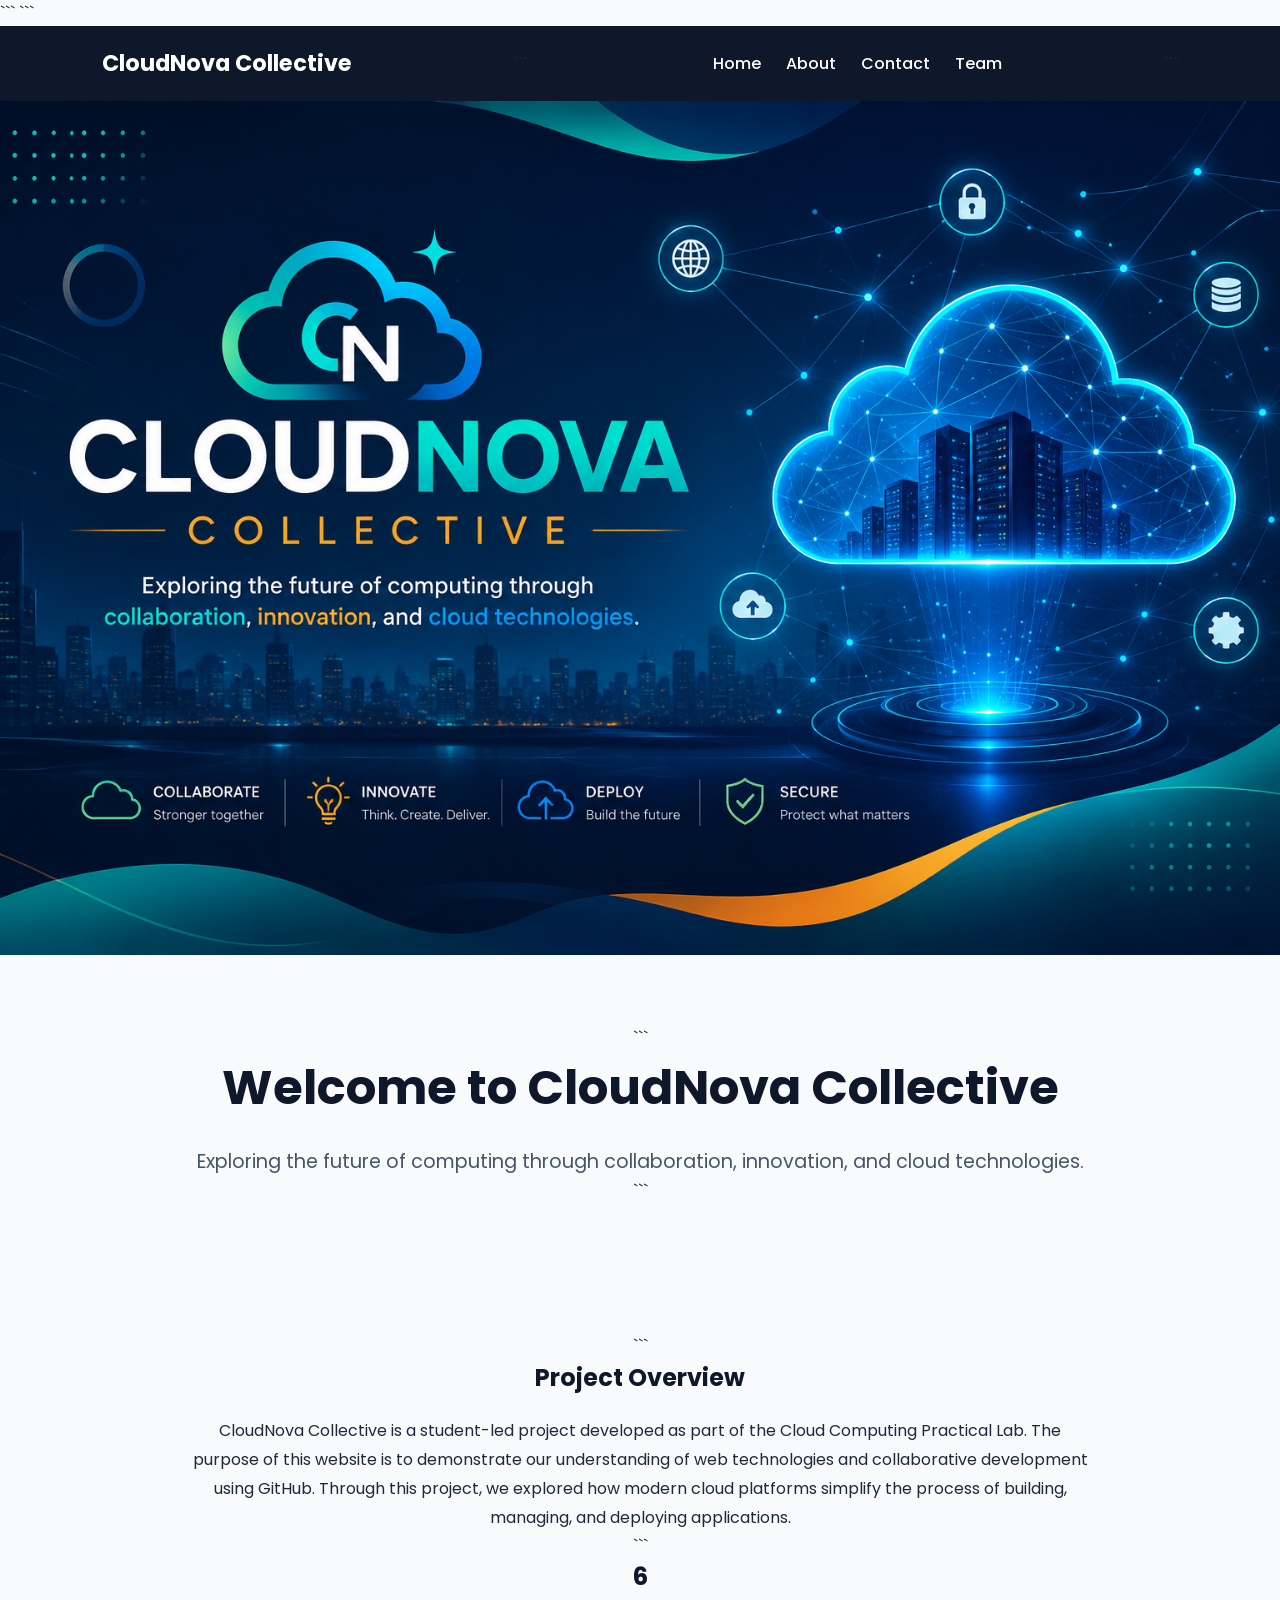
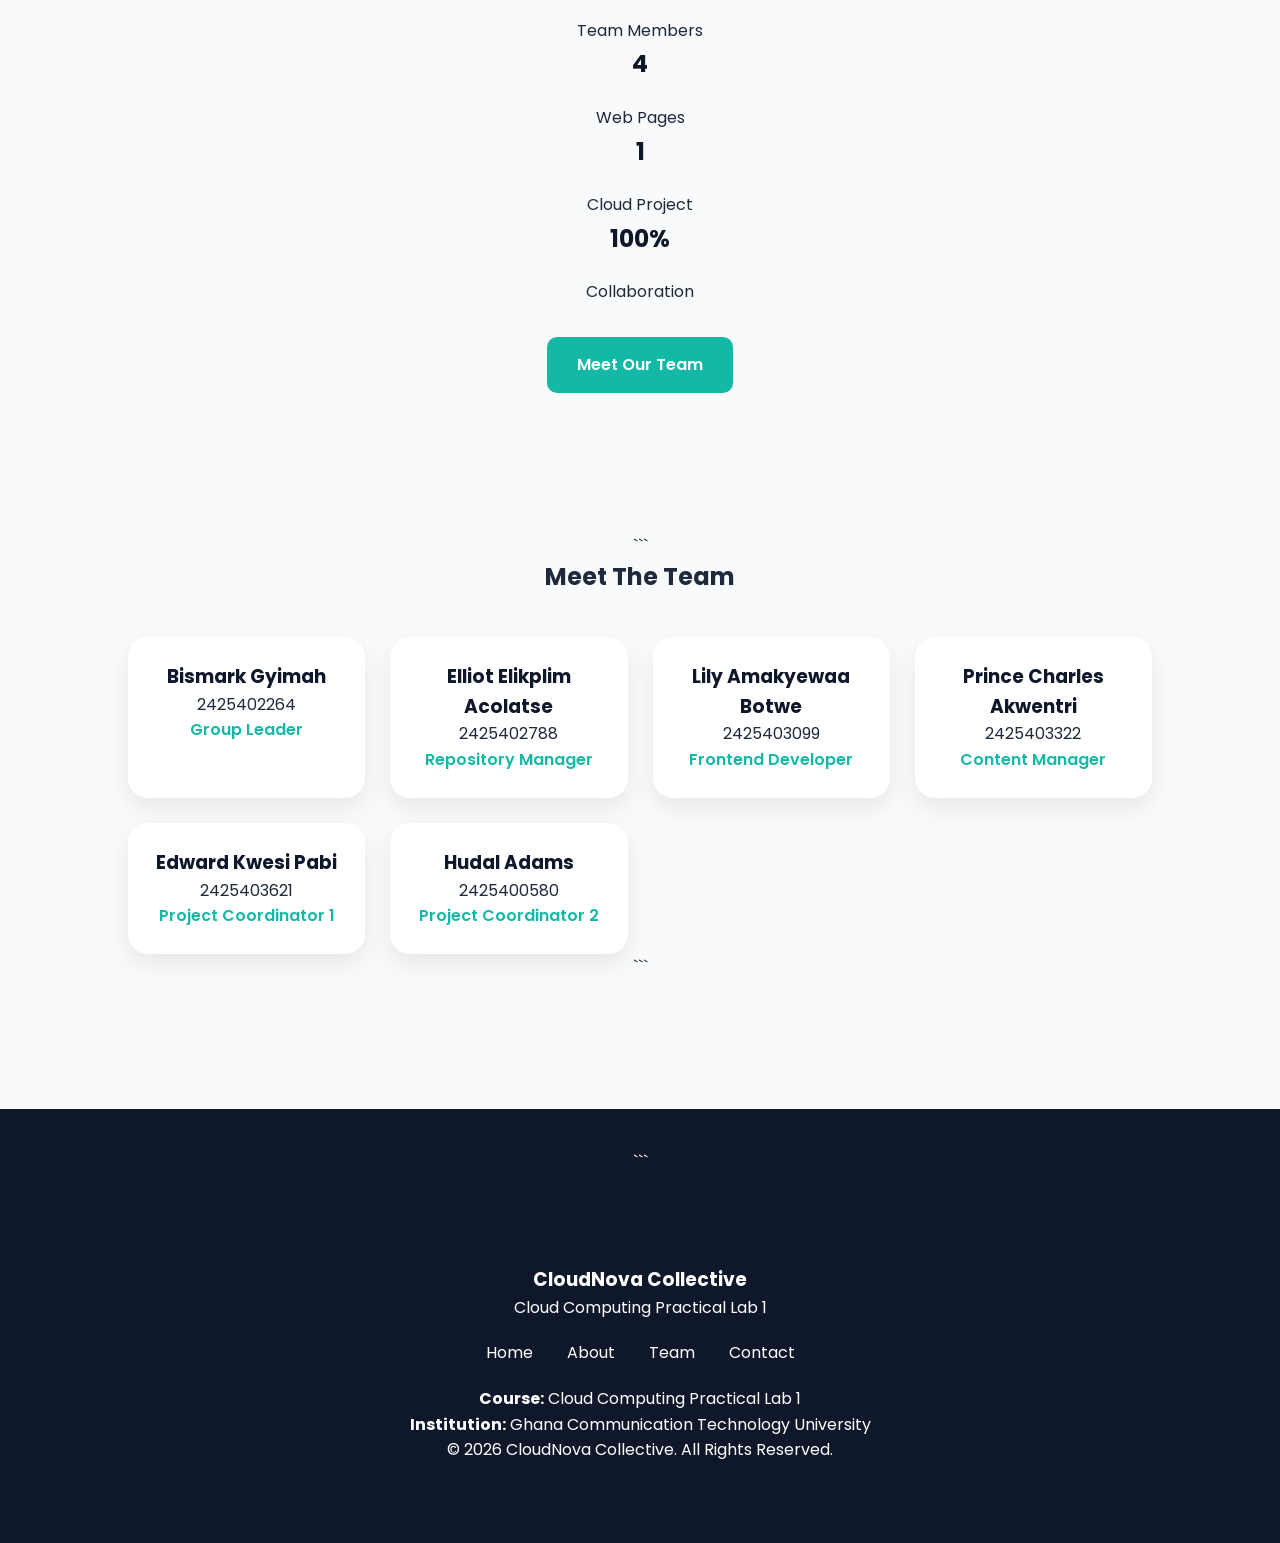
<file: index.html>
<!DOCTYPE html>

<html lang="en">
<head>
    <meta charset="UTF-8">
    <meta name="viewport" content="width=device-width, initial-scale=1.0">
    <title>CloudNova Collective</title>

```
<link rel="stylesheet" href="style.css">

<link href="https://fonts.googleapis.com/css2?family=Poppins:wght@300;400;500;600;700&display=swap" rel="stylesheet">
```

</head>

<body>

<nav>
    <div class="logo">CloudNova Collective</div>

```
<ul>
    <li><a href="index.html">Home</a></li>
    <li><a href="about.html">About</a></li>
    <li><a href="contact.html">Contact</a></li>
    <li><a href="team.html">Team</a></li>
</ul>
```

</nav>

<header class="hero">
    <img src="images/cloudnova-banner.png" alt="CloudNova Banner">
</header>

<section class="intro">

```
<h1>Welcome to CloudNova Collective</h1>

<p class="tagline">
    Exploring the future of computing through collaboration,
    innovation, and cloud technologies.
</p>
```

</section>

<section class="project">

```
<h2>Project Overview</h2>

<p>
    CloudNova Collective is a student-led project developed as part
    of the Cloud Computing Practical Lab. The purpose of this website
    is to demonstrate our understanding of web technologies and
    collaborative development using GitHub. Through this project,
    we explored how modern cloud platforms simplify the process of
    building, managing, and deploying applications.
</p>
```

    <section class="stats">

    <div class="stat-box">
        <h2>6</h2>
        <p>Team Members</p>
    </div>

    <div class="stat-box">
        <h2>4</h2>
        <p>Web Pages</p>
    </div>

    <div class="stat-box">
        <h2>1</h2>
        <p>Cloud Project</p>
    </div>

    <div class="stat-box">
        <h2>100%</h2>
        <p>Collaboration</p>
    </div>

</section>

<a href="team.html" class="team-btn">Meet Our Team</a>

</section>

<section class="team">

```
<h2>Meet The Team</h2>

<div class="team-grid">

    <div class="member-card">
        <h3>Bismark Gyimah </h3>
        <p>2425402264</p>
        <span>Group Leader</span>
    </div>

    <div class="member-card">
        <h3>Elliot Elikplim Acolatse</h3>
        <p>2425402788</p>
        <span>Repository Manager</span>
    </div>

    <div class="member-card">
        <h3>Lily Amakyewaa Botwe</h3>
        <p>2425403099</p>
        <span>Frontend Developer</span>
    </div>

    <div class="member-card">
        <h3>Prince Charles Akwentri</h3>
        <p>2425403322</p>
        <span>Content Manager</span>
    </div>

    <div class="member-card">
        <h3>Edward Kwesi Pabi</h3>
        <p>2425403621</p>
        <span>Project Coordinator 1</span>
    </div>

    <div class="member-card">
        <h3>Hudal Adams</h3>
        <p>2425400580</p>
        <span>Project Coordinator 2</span>
    </div>

</div>
```

</section>

<footer>

```
<footer>

    <h3>CloudNova Collective</h3>

    <p>Cloud Computing Practical Lab 1</p>

    <div class="footer-links">

        <a href="index.html">Home</a>
        <a href="about.html">About</a>
        <a href="team.html">Team</a>
        <a href="contact.html">Contact</a>

    </div>

    <p><strong>Course:</strong> Cloud Computing Practical Lab 1</p>
<p><strong>Institution:</strong> Ghana Communication Technology University</p>

    <p>© 2026 CloudNova Collective. All Rights Reserved.</p>

</footer>


</body>
</html>
</file>
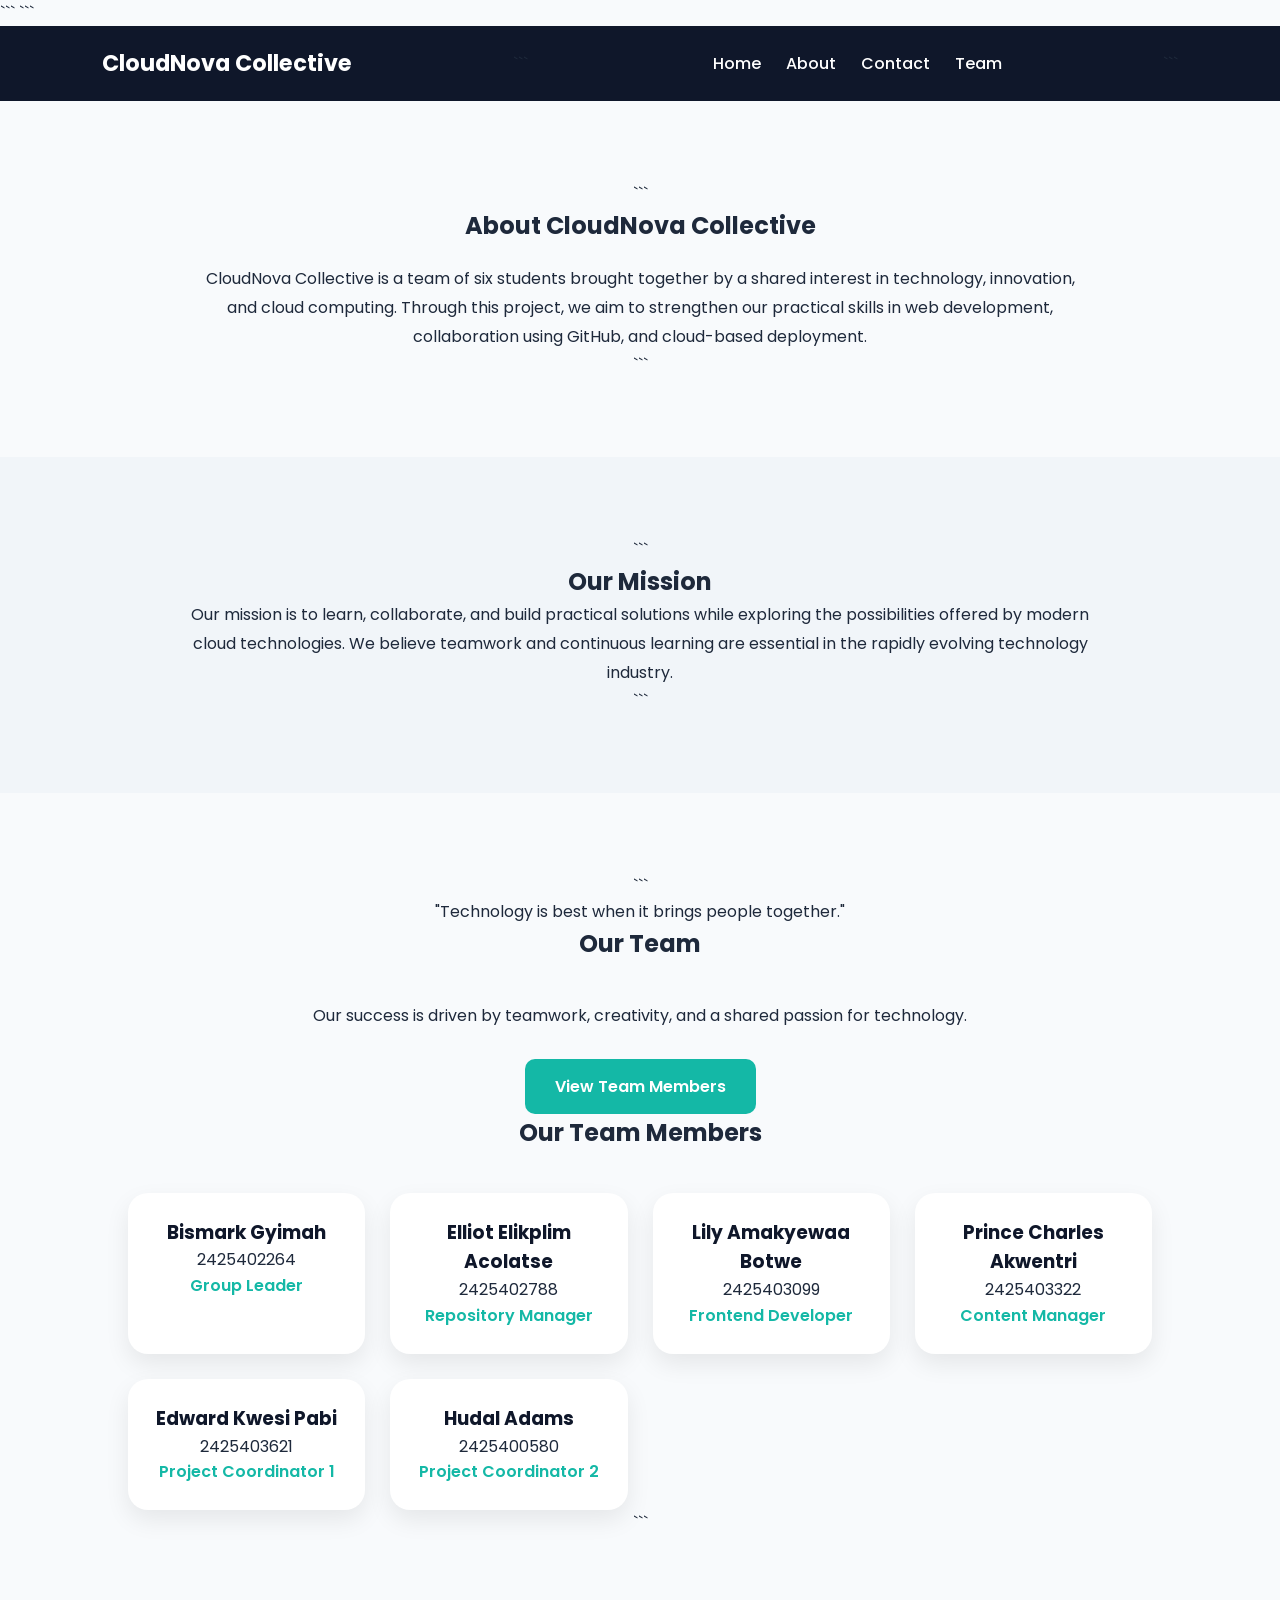
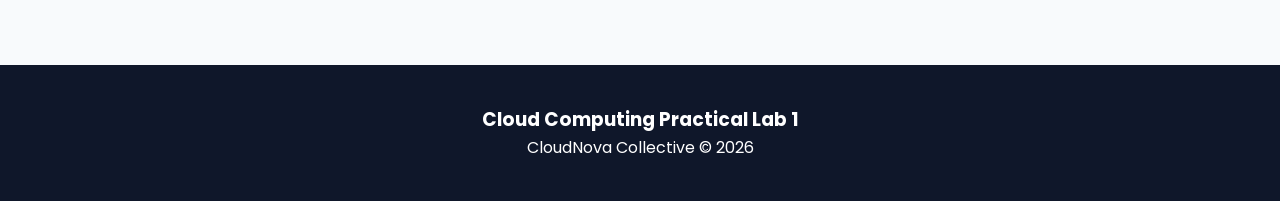
<file: about.html>
<!DOCTYPE html>

<html lang="en">
<head>
    <meta charset="UTF-8">
    <meta name="viewport" content="width=device-width, initial-scale=1.0">
    <title>About Us | CloudNova Collective</title>

```
<link rel="stylesheet" href="style.css">
<link href="https://fonts.googleapis.com/css2?family=Poppins:wght@300;400;500;600;700&display=swap" rel="stylesheet">
```

</head>

<body>

<nav>
    <div class="logo">CloudNova Collective</div>

```
<ul>
    <li><a href="index.html">Home</a></li>
    <li><a href="about.html">About</a></li>
    <li><a href="contact.html">Contact</a></li>
    <li><a href="team.html">Team</a></li>
</ul>
```

</nav>

<section class="about-section">

```
<h1>About CloudNova Collective</h1>

<p>
    CloudNova Collective is a team of six students brought together
    by a shared interest in technology, innovation, and cloud computing.
    Through this project, we aim to strengthen our practical skills in
    web development, collaboration using GitHub, and cloud-based deployment.
</p>
```

</section>

<section class="mission">

```
<h2>Our Mission</h2>

<p>
    Our mission is to learn, collaborate, and build practical solutions
    while exploring the possibilities offered by modern cloud technologies.
    We believe teamwork and continuous learning are essential in the rapidly
    evolving technology industry.
</p>
```

</section>

<section class="team">

```


    <section class="quote">

    <blockquote>
        "Technology is best when it brings people together."
    </blockquote>

</section>

    

<section class="team-preview">

    <h2>Our Team</h2>

    <p>
        Our success is driven by teamwork, creativity,
        and a shared passion for technology.
    </p>

    <a href="team.html" class="team-btn">
        View Team Members
    </a>

</section>
<h2>Our Team Members</h2>

<div class="team-grid">

    <div class="member-card">
        <h3>Bismark Gyimah </h3>
        <p>2425402264</p>
        <span>Group Leader</span>
    </div>

    <div class="member-card">
        <h3>Elliot Elikplim Acolatse</h3>
        <p>2425402788</p>
        <span>Repository Manager</span>
    </div>

    <div class="member-card">
        <h3>Lily Amakyewaa Botwe</h3>
        <p>2425403099</p>
        <span>Frontend Developer</span>
    </div>

    <div class="member-card">
        <h3>Prince Charles Akwentri</h3>
        <p>2425403322</p>
        <span>Content Manager</span>
    </div>

    <div class="member-card">
        <h3>Edward Kwesi Pabi</h3>
        <p>2425403621</p>
        <span>Project Coordinator 1</span>
    </div>

    <div class="member-card">
        <h3>Hudal Adams</h3>
        <p>2425400580</p>
        <span>Project Coordinator 2</span>
    </div>

</div>
```

</section>

<footer>
    <h3>Cloud Computing Practical Lab 1</h3>
    <p>CloudNova Collective © 2026</p>
</footer>

</body>
</html>
</file>
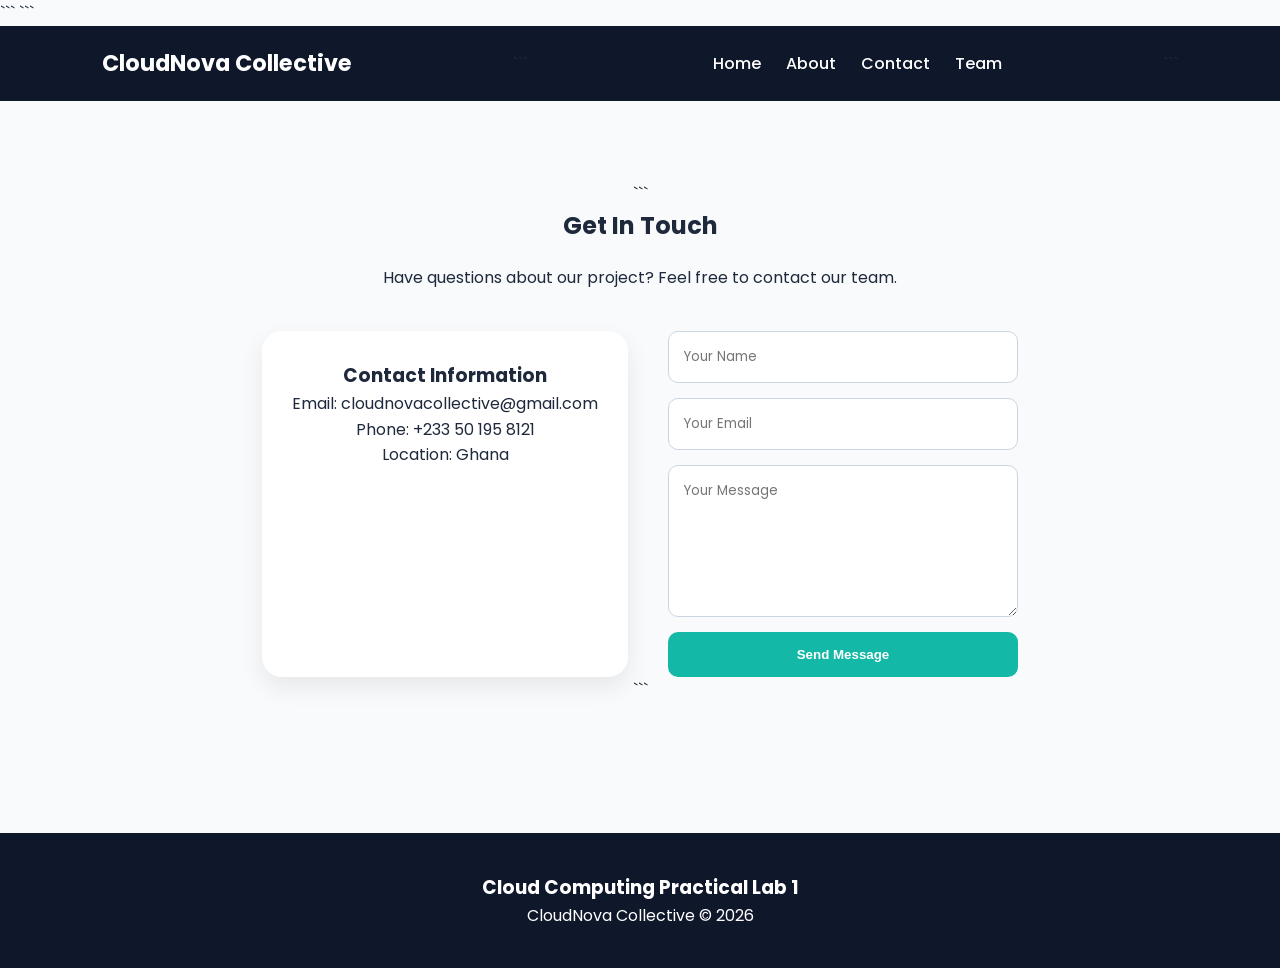
<file: contact.html>
<!DOCTYPE html>

<html lang="en">
<head>
    <meta charset="UTF-8">
    <meta name="viewport" content="width=device-width, initial-scale=1.0">
    <title>Contact | CloudNova Collective</title>

```
<link rel="stylesheet" href="style.css">
<link href="https://fonts.googleapis.com/css2?family=Poppins:wght@300;400;500;600;700&display=swap" rel="stylesheet">
```

</head>

<body>

<nav>
    <div class="logo">CloudNova Collective</div>

```
<ul>
    <li><a href="index.html">Home</a></li>
    <li><a href="about.html">About</a></li>
    <li><a href="contact.html">Contact</a></li>
    <li><a href="team.html">Team</a></li>
</ul>
```

</nav>

<section class="contact-page">

```
<h1>Get In Touch</h1>

<p>
    Have questions about our project? Feel free to contact our team.
</p>

<div class="contact-container">

    <div class="contact-info">

        <h3>Contact Information</h3>

        <p>Email: cloudnovacollective@gmail.com</p>
        <p>Phone: +233 50 195 8121</p>
        <p>Location: Ghana</p>

    </div>

    <form class="contact-form">

        <input type="text" placeholder="Your Name">

        <input type="email" placeholder="Your Email">

        <textarea rows="6" placeholder="Your Message"></textarea>

        <button type="submit">Send Message</button>

    </form>

</div>
```

</section>

<footer>
    <h3>Cloud Computing Practical Lab 1</h3>
    <p>CloudNova Collective © 2026</p>
</footer>

</body>
</html>
</file>
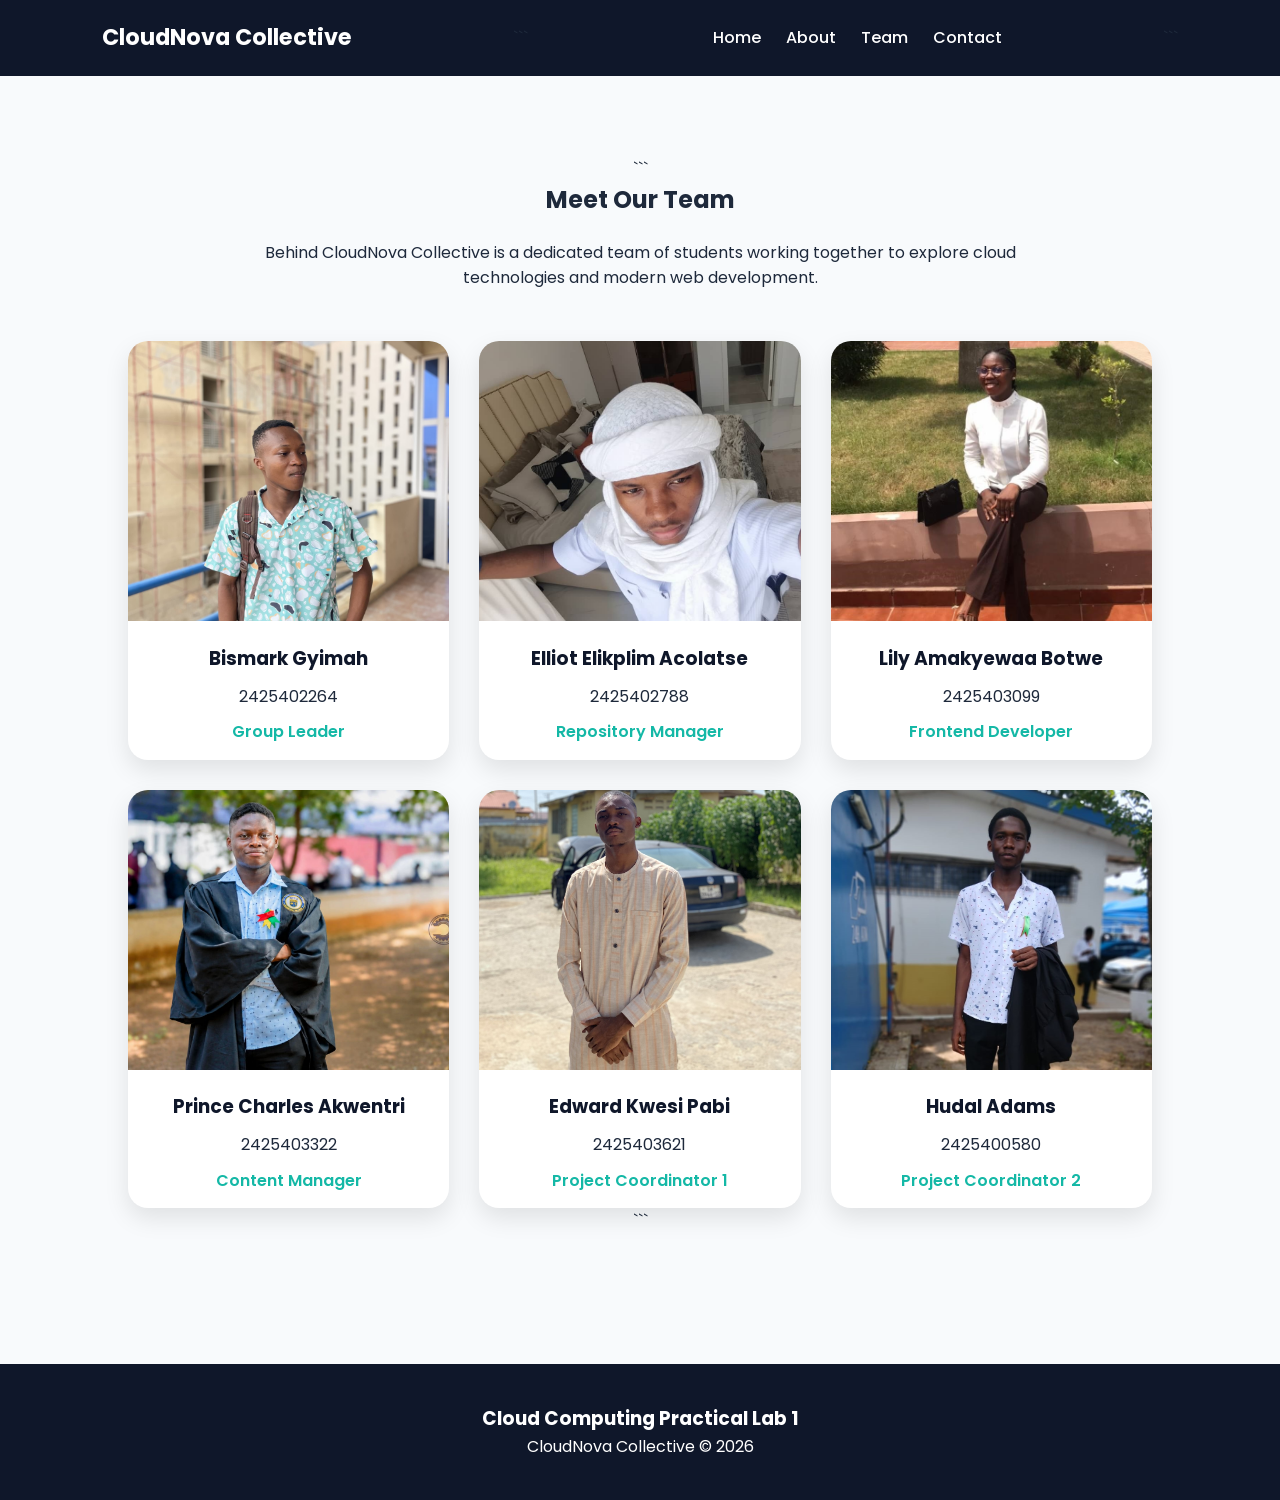
<file: team.html>
<!DOCTYPE html>

<html lang="en">
<head>
<meta charset="UTF-8">
<meta name="viewport" content="width=device-width, initial-scale=1.0">
<title>Our Team | CloudNova Collective</title>

<link rel="stylesheet" href="style.css">
<link href="https://fonts.googleapis.com/css2?family=Poppins:wght@300;400;500;600;700&display=swap" rel="stylesheet">
</head>

<body>

<nav>
    <div class="logo">CloudNova Collective</div>

```
<ul>
    <li><a href="index.html">Home</a></li>
    <li><a href="about.html">About</a></li>
    <li><a href="team.html">Team</a></li>
    <li><a href="contact.html">Contact</a></li>
</ul>
```

</nav>

<section class="team-page">

```
<h1>Meet Our Team</h1>

<p>
    Behind CloudNova Collective is a dedicated team of students
    working together to explore cloud technologies and modern web development.
</p>

<div class="team-showcase">

    <div class="profile-card">
        <img src="images/member1.jpeg" alt="Member 1">
        <h3>Bismark Gyimah </h3>
        <p>2425402264</p>
        <span>Group Leader</span>
    </div>

    <div class="profile-card">
        <img src="images/member2.jpeg" alt="Member 2">
        <h3>Elliot Elikplim Acolatse</h3>
        <p>2425402788</p>
        <span>Repository Manager</span>
    </div>

    <div class="profile-card">
        <img src="images/member3.jpeg" alt="Member 3">
        <h3>Lily Amakyewaa Botwe</h3>
        <p>2425403099</p>
        <span>Frontend Developer</span>
    </div>

    <div class="profile-card">
        <img src="images/member4.jpeg" alt="Member 4">
        <h3>Prince Charles Akwentri</h3>
        <p>2425403322</p>
        <span>Content Manager</span>
    </div>

    <div class="profile-card">
        <img src="images/member5.jpeg" alt="Member 5">
        <h3>Edward Kwesi Pabi</h3>
        <p>2425403621</p>
        <span>Project Coordinator 1</span>
    </div>

    <div class="profile-card">
        <img src="images/member6.jpeg" alt="Member 6">
        <h3>Hudal Adams</h3>
        <p>2425400580</p>
        <span>Project Coordinator 2</span>
    </div>

</div>
```

</section>

<footer>
    <h3>Cloud Computing Practical Lab 1</h3>
    <p>CloudNova Collective © 2026</p>
</footer>

</body>
</html>
</file>
<file: style.css>
*{
    margin:0;
    padding:0;
    box-sizing:border-box;
}

body{
    font-family:'Poppins',sans-serif;
    background:#f8fafc;
    color:#1e293b;
    line-height:1.6;
}

/* NAVIGATION */

nav{
    background:#0f172a;
    display:flex;
    justify-content:space-between;
    align-items:center;
    padding:20px 8%;
}

.logo{
    color:white;
    font-size:1.4rem;
    font-weight:700;
}

nav ul{
    display:flex;
    list-style:none;
}

nav ul li{
    margin-left:25px;
}

nav ul li a{
    color:white;
    text-decoration:none;
    transition:.3s;
    font-weight:500;
}

nav ul li a:hover{
    color:#14b8a6;
}

/* HERO SECTION */

.hero img{
    width:100%;
    height:auto;
    display:block;
}

/* INTRO */

.intro{
    text-align:center;
    padding:70px 10%;
}

.intro h1{
    font-size:3rem;
    margin-bottom:20px;
    color:#0f172a;
}

.tagline{
    font-size:1.2rem;
    color:#475569;
}

/* PROJECT SECTION */

.project{
    padding:60px 10%;
    text-align:center;
}

.project h2{
    margin-bottom:20px;
    color:#0f172a;
}

.project p{
    max-width:900px;
    margin:auto;
    line-height:1.8;
}

/* BUTTONS */

.team-btn{
    display:inline-block;
    margin-top:30px;
    background:#14b8a6;
    color:white;
    padding:15px 30px;
    text-decoration:none;
    border-radius:10px;
    font-weight:600;
    transition:.3s;
}

.team-btn:hover{
    background:#0f766e;
}

/* TEAM SECTION */

.team{
    padding:80px 10%;
    text-align:center;
}

.team h2{
    margin-bottom:40px;
}

.team-grid{
    display:grid;
    grid-template-columns:repeat(auto-fit,minmax(220px,1fr));
    gap:25px;
}

.member-card{
    background:white;
    padding:25px;
    border-radius:20px;
    box-shadow:0 10px 25px rgba(0,0,0,.08);
    transition:.3s;
}

.member-card:hover{
    transform:translateY(-8px);
}

.member-card h3{
    color:#0f172a;
}

.member-card span{
    color:#14b8a6;
    font-weight:600;
}

/* ABOUT PAGE */

.about-section,
.mission{
    padding:80px 10%;
    text-align:center;
}

.about-section h1{
    margin-bottom:20px;
}

.about-section p,
.mission p{
    max-width:900px;
    margin:auto;
    line-height:1.8;
}

.mission{
    background:#f1f5f9;
}

/* TEAM PAGE */

.team-page{
    padding:80px 10%;
    text-align:center;
}

.team-page h1{
    margin-bottom:20px;
}

.team-page p{
    max-width:800px;
    margin:auto;
}

.team-showcase{
    display:grid;
    grid-template-columns:repeat(auto-fit,minmax(260px,1fr));
    gap:30px;
    margin-top:50px;
}

.profile-card{
    background:white;
    border-radius:20px;
    overflow:hidden;
    box-shadow:0 10px 25px rgba(0,0,0,.1);
    transition:.4s;
}

.profile-card:hover{
    transform:translateY(-10px);
}

.profile-card img{
    width:100%;
    height:280px;
    object-fit:cover;
}

.profile-card h3{
    margin-top:15px;
    color:#0f172a;
}

.profile-card p{
    margin:10px 0;
}

.profile-card span{
    display:block;
    color:#14b8a6;
    font-weight:600;
    margin-bottom:15px;
}

.profile-card small{
    display:block;
    padding:0 20px 20px;
    color:#64748b;
}

/* CONTACT PAGE */

.contact-page{
    padding:80px 10%;
    text-align:center;
}

.contact-page h1{
    margin-bottom:20px;
}

.contact-container{
    display:flex;
    flex-wrap:wrap;
    justify-content:center;
    gap:40px;
    margin-top:40px;
}

.contact-info{
    background:white;
    padding:30px;
    border-radius:20px;
    box-shadow:0 10px 25px rgba(0,0,0,.08);
    min-width:300px;
}

.contact-form{
    display:flex;
    flex-direction:column;
    gap:15px;
    min-width:350px;
}

.contact-form input,
.contact-form textarea{
    padding:15px;
    border:1px solid #cbd5e1;
    border-radius:10px;
    font-family:'Poppins',sans-serif;
}

.contact-form button{
    background:#14b8a6;
    color:white;
    border:none;
    padding:15px;
    border-radius:10px;
    cursor:pointer;
    font-weight:600;
}

.contact-form button:hover{
    background:#0f766e;
}

/* FOOTER */

footer{
    background:#0f172a;
    color:white;
    text-align:center;
    padding:40px;
    margin-top:50px;
}

.footer-links{
    margin:20px 0;
}

.footer-links a{
    color:white;
    text-decoration:none;
    margin:0 15px;
}

.footer-links a:hover{
    color:#14b8a6;
}

/* MOBILE RESPONSIVE */

@media (max-width:768px){

    nav{
        flex-direction:column;
        padding:15px;
    }

    nav ul{
        flex-direction:column;
        text-align:center;
        margin-top:15px;
    }

    nav ul li{
        margin:10px 0;
    }

    .intro h1{
        font-size:2rem;
    }

    .tagline{
        font-size:1rem;
    }

    .project,
    .about-section,
    .mission,
    .team-page,
    .contact-page,
    .team{
        padding:50px 5%;
    }

    .team-grid,
    .team-showcase{
        grid-template-columns:1fr;
    }

    .contact-container{
        flex-direction:column;
        align-items:center;
    }

    .contact-form,
    .contact-info{
        width:100%;
        max-width:400px;
        min-width:auto;
    }

    .profile-card img{
        height:250px;
    }

    footer{
        padding:30px 15px;
    }

    .footer-links a{
        display:block;
        margin:10px 0;
    }
}
</file>
